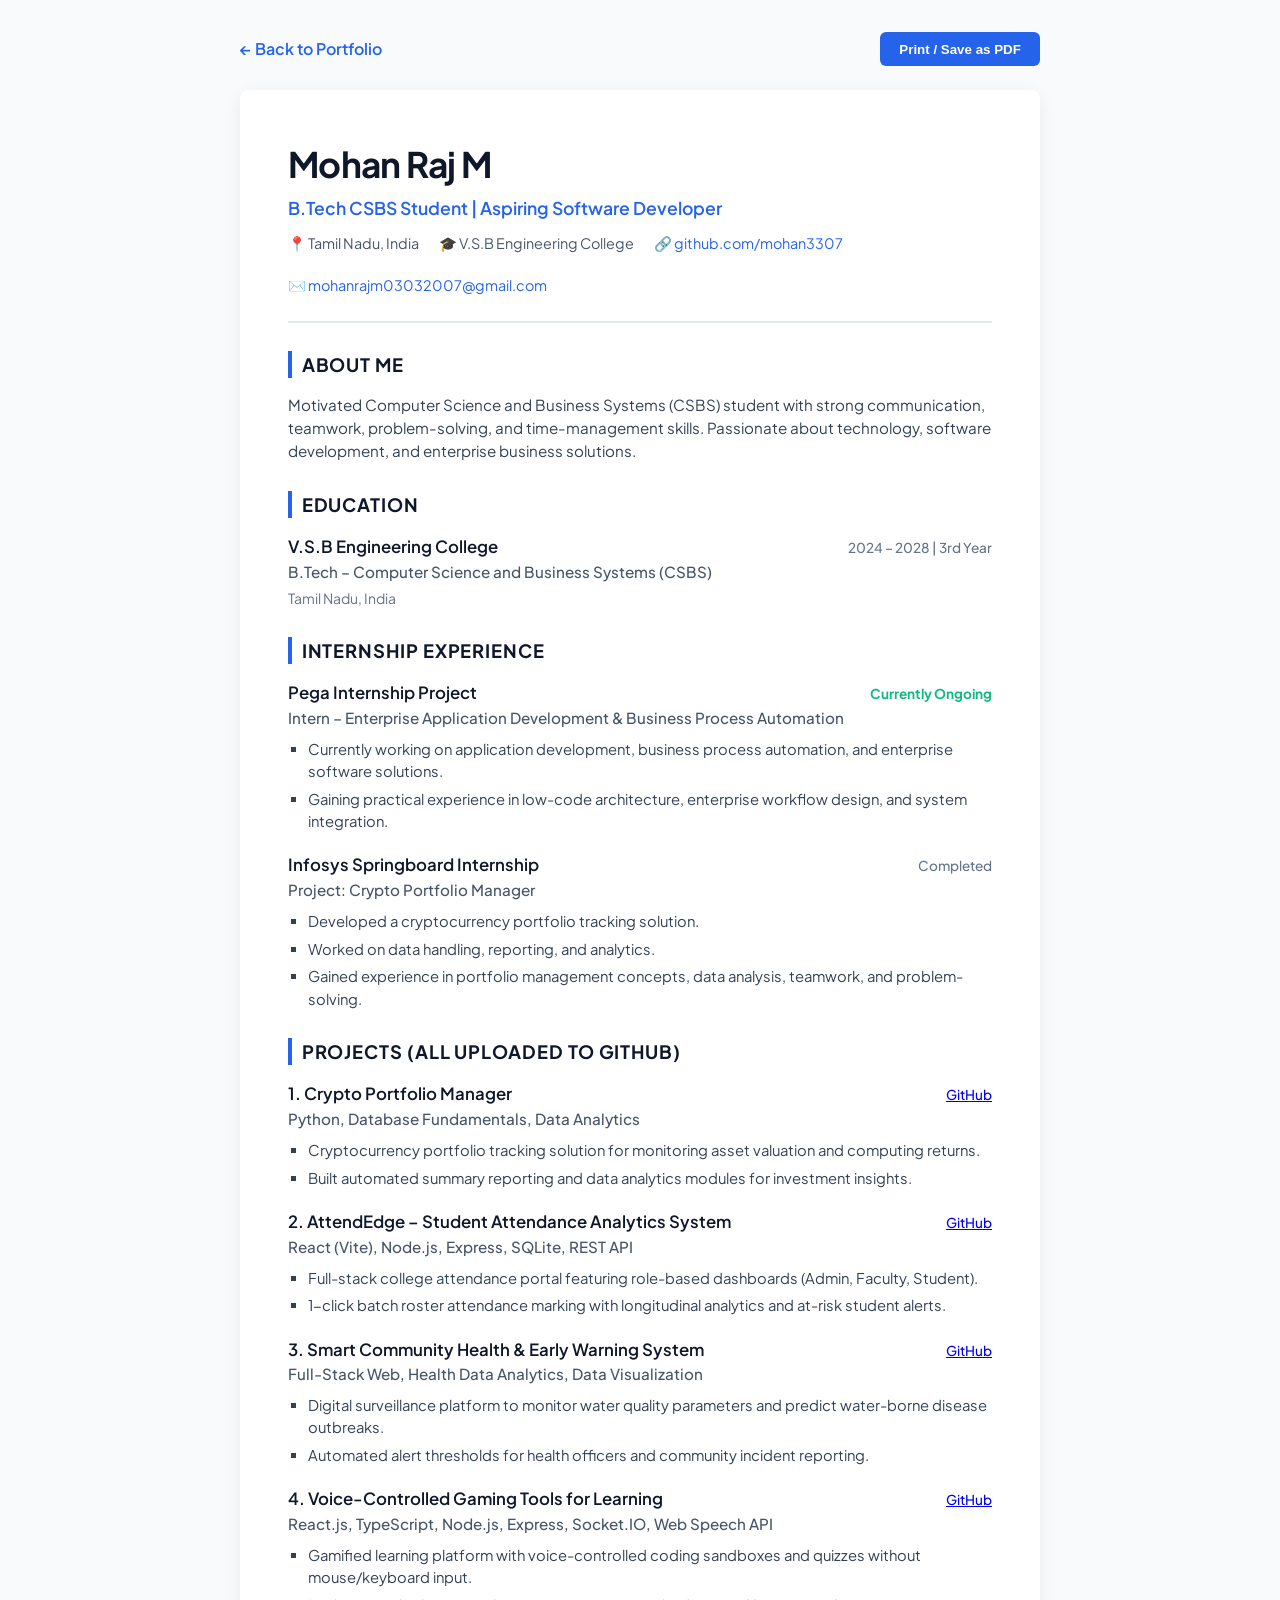
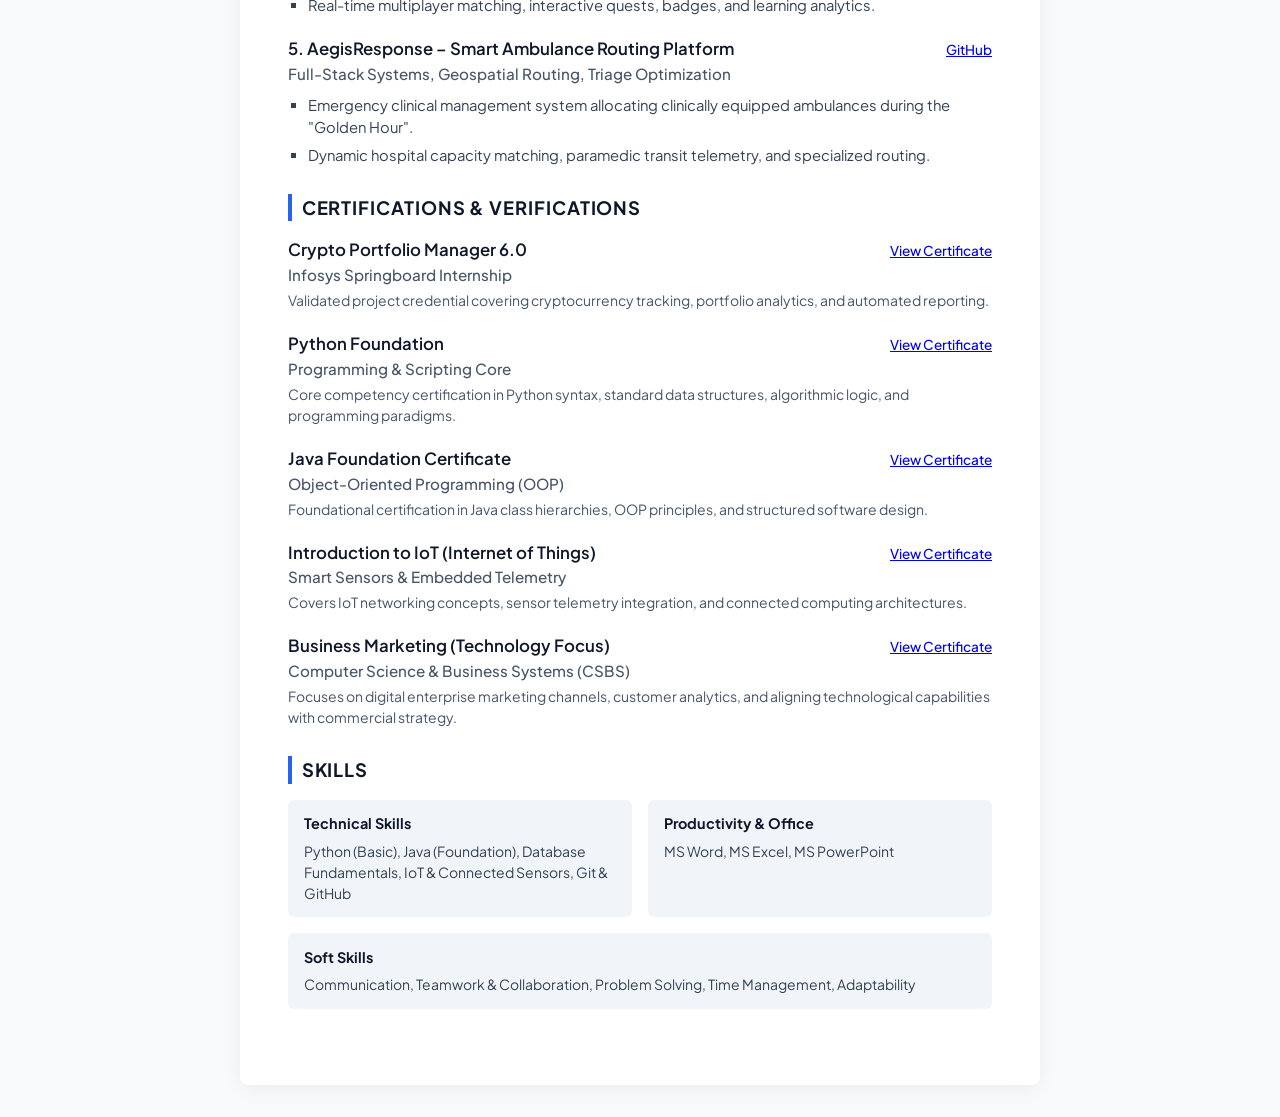
<file: assets/resume.html>
<!DOCTYPE html>
<html lang="en">
<head>
  <meta charset="UTF-8" />
  <meta name="viewport" content="width=device-width, initial-scale=1.0" />
  <title>Mohan Raj M - Resume</title>
  <style>
    @import url('https://fonts.googleapis.com/css2?family=Plus+Jakarta+Sans:wght@400;500;600;700;800&family=JetBrains+Mono:wght@400;500&display=swap');
    
    * {
      box-sizing: border-box;
      margin: 0;
      padding: 0;
    }
    body {
      font-family: 'Plus Jakarta Sans', sans-serif;
      background: #f8fafc;
      color: #1e293b;
      line-height: 1.5;
      padding: 2rem 1rem;
    }
    .resume-container {
      max-width: 800px;
      margin: 0 auto;
      background: #ffffff;
      padding: 3rem;
      border-radius: 8px;
      box-shadow: 0 4px 20px rgba(0,0,0,0.06);
    }
    header {
      border-bottom: 2px solid #e2e8f0;
      padding-bottom: 1.5rem;
      margin-bottom: 1.75rem;
    }
    h1 {
      font-size: 2.2rem;
      color: #0f172a;
      letter-spacing: -0.02em;
    }
    .title-sub {
      font-size: 1.1rem;
      color: #2563eb;
      font-weight: 600;
      margin-top: 0.25rem;
    }
    .contact-row {
      display: flex;
      flex-wrap: wrap;
      gap: 1.25rem;
      margin-top: 0.75rem;
      font-size: 0.9rem;
      color: #475569;
    }
    .contact-row a {
      color: #2563eb;
      text-decoration: none;
    }
    section {
      margin-bottom: 1.75rem;
    }
    h2 {
      font-size: 1.15rem;
      text-transform: uppercase;
      letter-spacing: 0.05em;
      color: #0f172a;
      border-left: 4px solid #2563eb;
      padding-left: 0.6rem;
      margin-bottom: 1rem;
    }
    .exp-item, .edu-item {
      margin-bottom: 1.25rem;
    }
    .exp-header, .edu-header {
      display: flex;
      justify-content: space-between;
      align-items: baseline;
      font-weight: 600;
      color: #0f172a;
      font-size: 1.05rem;
    }
    .role {
      color: #475569;
      font-size: 0.95rem;
      font-weight: 500;
      margin-top: 0.1rem;
    }
    .date-badge {
      font-size: 0.85rem;
      color: #64748b;
      font-weight: 500;
    }
    ul {
      list-style-type: square;
      padding-left: 1.25rem;
      margin-top: 0.5rem;
      color: #334155;
      font-size: 0.925rem;
    }
    li {
      margin-bottom: 0.35rem;
    }
    .skills-grid {
      display: grid;
      grid-template-columns: 1fr 1fr;
      gap: 1rem;
    }
    .skill-category {
      background: #f1f5f9;
      padding: 0.85rem 1rem;
      border-radius: 6px;
    }
    .skill-category strong {
      display: block;
      color: #0f172a;
      font-size: 0.9rem;
      margin-bottom: 0.35rem;
    }
    .skill-category p {
      font-size: 0.875rem;
      color: #334155;
    }
    .print-bar {
      max-width: 800px;
      margin: 0 auto 1.5rem;
      display: flex;
      justify-content: space-between;
      align-items: center;
    }
    .btn-print {
      background: #2563eb;
      color: #ffffff;
      border: none;
      padding: 0.6rem 1.2rem;
      border-radius: 6px;
      font-weight: 600;
      cursor: pointer;
    }
    @media print {
      body {
        background: #ffffff;
        padding: 0;
      }
      .resume-container {
        box-shadow: none;
        padding: 0;
        max-width: 100%;
      }
      .print-bar {
        display: none;
      }
    }
  </style>
</head>
<body>
  <div class="print-bar">
    <a href="../index.html" style="color: #2563eb; text-decoration: none; font-weight: 600;">&larr; Back to Portfolio</a>
    <button class="btn-print" onclick="window.print()">Print / Save as PDF</button>
  </div>

  <div class="resume-container">
    <header>
      <h1>Mohan Raj M</h1>
      <div class="title-sub">B.Tech CSBS Student | Aspiring Software Developer</div>
      <div class="contact-row">
        <span>📍 Tamil Nadu, India</span>
        <span>🎓 V.S.B Engineering College</span>
        <span>🔗 <a href="https://github.com/mohan3307" target="_blank">github.com/mohan3307</a></span>
        <span>✉️ <a href="mailto:mohanrajm03032007@gmail.com">mohanrajm03032007@gmail.com</a></span>
      </div>
    </header>

    <section>
      <h2>About Me</h2>
      <p style="font-size: 0.95rem; color: #334155;">
        Motivated Computer Science and Business Systems (CSBS) student with strong communication, teamwork, problem-solving, and time-management skills. Passionate about technology, software development, and enterprise business solutions.
      </p>
    </section>

    <section>
      <h2>Education</h2>
      <div class="edu-item">
        <div class="edu-header">
          <span>V.S.B Engineering College</span>
          <span class="date-badge">2024 – 2028 | 3rd Year</span>
        </div>
        <div class="role">B.Tech – Computer Science and Business Systems (CSBS)</div>
        <p style="font-size: 0.875rem; color: #64748b; margin-top: 0.25rem;">Tamil Nadu, India</p>
      </div>
    </section>

    <section>
      <h2>Internship Experience</h2>
      <div class="exp-item">
        <div class="exp-header">
          <span>Pega Internship Project</span>
          <span class="date-badge" style="color: #10b981; font-weight: 700;">Currently Ongoing</span>
        </div>
        <div class="role">Intern – Enterprise Application Development & Business Process Automation</div>
        <ul>
          <li>Currently working on application development, business process automation, and enterprise software solutions.</li>
          <li>Gaining practical experience in low-code architecture, enterprise workflow design, and system integration.</li>
        </ul>
      </div>

      <div class="exp-item">
        <div class="exp-header">
          <span>Infosys Springboard Internship</span>
          <span class="date-badge">Completed</span>
        </div>
        <div class="role">Project: Crypto Portfolio Manager</div>
        <ul>
          <li>Developed a cryptocurrency portfolio tracking solution.</li>
          <li>Worked on data handling, reporting, and analytics.</li>
          <li>Gained experience in portfolio management concepts, data analysis, teamwork, and problem-solving.</li>
        </ul>
      </div>
    </section>

    <section>
      <h2>Projects (All Uploaded to GitHub)</h2>
      <div class="exp-item">
        <div class="exp-header">
          <span>1. Crypto Portfolio Manager</span>
          <span class="date-badge"><a href="https://github.com/mohan3307/Crypto-Portfolio-Manager" target="_blank">GitHub</a></span>
        </div>
        <div class="role">Python, Database Fundamentals, Data Analytics</div>
        <ul>
          <li>Cryptocurrency portfolio tracking solution for monitoring asset valuation and computing returns.</li>
          <li>Built automated summary reporting and data analytics modules for investment insights.</li>
        </ul>
      </div>

      <div class="exp-item">
        <div class="exp-header">
          <span>2. AttendEdge – Student Attendance Analytics System</span>
          <span class="date-badge"><a href="https://github.com/mohan3307/Automated-student-attendance-monitoring-and-analytics-system-for-colleges" target="_blank">GitHub</a></span>
        </div>
        <div class="role">React (Vite), Node.js, Express, SQLite, REST API</div>
        <ul>
          <li>Full-stack college attendance portal featuring role-based dashboards (Admin, Faculty, Student).</li>
          <li>1-click batch roster attendance marking with longitudinal analytics and at-risk student alerts.</li>
        </ul>
      </div>

      <div class="exp-item">
        <div class="exp-header">
          <span>3. Smart Community Health & Early Warning System</span>
          <span class="date-badge"><a href="https://github.com/mohan3307/Smart-Community-Health-Monitoring-and-Early-Warning-System-for-Water-Borne-Diseases" target="_blank">GitHub</a></span>
        </div>
        <div class="role">Full-Stack Web, Health Data Analytics, Data Visualization</div>
        <ul>
          <li>Digital surveillance platform to monitor water quality parameters and predict water-borne disease outbreaks.</li>
          <li>Automated alert thresholds for health officers and community incident reporting.</li>
        </ul>
      </div>

      <div class="exp-item">
        <div class="exp-header">
          <span>4. Voice-Controlled Gaming Tools for Learning</span>
          <span class="date-badge"><a href="https://github.com/mohan3307/Voice-Controlled-Gaming-Tools-for-Enhanced-Learning-in-the-Skill-Ecosystem" target="_blank">GitHub</a></span>
        </div>
        <div class="role">React.js, TypeScript, Node.js, Express, Socket.IO, Web Speech API</div>
        <ul>
          <li>Gamified learning platform with voice-controlled coding sandboxes and quizzes without mouse/keyboard input.</li>
          <li>Real-time multiplayer matching, interactive quests, badges, and learning analytics.</li>
        </ul>
      </div>

      <div class="exp-item">
        <div class="exp-header">
          <span>5. AegisResponse – Smart Ambulance Routing Platform</span>
          <span class="date-badge"><a href="https://github.com/mohan3307/Smart-Ambulance-Allocation-Hospital-Routing" target="_blank">GitHub</a></span>
        </div>
        <div class="role">Full-Stack Systems, Geospatial Routing, Triage Optimization</div>
        <ul>
          <li>Emergency clinical management system allocating clinically equipped ambulances during the "Golden Hour".</li>
          <li>Dynamic hospital capacity matching, paramedic transit telemetry, and specialized routing.</li>
        </ul>
      </div>
    </section>

    <section>
      <h2>Certifications & Verifications</h2>
      <div class="exp-item">
        <div class="exp-header">
          <span>Crypto Portfolio Manager 6.0</span>
          <span class="date-badge"><a href="https://drive.google.com/file/d/1mbTqsOaohlPDAHmf7799F5nx_HiTpsow/view?usp=sharing" target="_blank">View Certificate</a></span>
        </div>
        <div class="role">Infosys Springboard Internship</div>
        <p style="font-size: 0.875rem; color: #475569; margin-top: 0.2rem;">Validated project credential covering cryptocurrency tracking, portfolio analytics, and automated reporting.</p>
      </div>

      <div class="exp-item">
        <div class="exp-header">
          <span>Python Foundation</span>
          <span class="date-badge"><a href="https://drive.google.com/file/d/14-gyQyoxGuEcVp-OJ0Ofa-xTWuLWTqNa/view?usp=sharing" target="_blank">View Certificate</a></span>
        </div>
        <div class="role">Programming & Scripting Core</div>
        <p style="font-size: 0.875rem; color: #475569; margin-top: 0.2rem;">Core competency certification in Python syntax, standard data structures, algorithmic logic, and programming paradigms.</p>
      </div>

      <div class="exp-item">
        <div class="exp-header">
          <span>Java Foundation Certificate</span>
          <span class="date-badge"><a href="https://drive.google.com/file/d/1uRQedH5jAiWvIgB-_e17cIquVSX8bsIM/view?usp=sharing" target="_blank">View Certificate</a></span>
        </div>
        <div class="role">Object-Oriented Programming (OOP)</div>
        <p style="font-size: 0.875rem; color: #475569; margin-top: 0.2rem;">Foundational certification in Java class hierarchies, OOP principles, and structured software design.</p>
      </div>

      <div class="exp-item">
        <div class="exp-header">
          <span>Introduction to IoT (Internet of Things)</span>
          <span class="date-badge"><a href="https://drive.google.com/file/d/1oMsGdQzun1NAuBCRxzlFfXgCDNu-CXlD/view?usp=sharing" target="_blank">View Certificate</a></span>
        </div>
        <div class="role">Smart Sensors & Embedded Telemetry</div>
        <p style="font-size: 0.875rem; color: #475569; margin-top: 0.2rem;">Covers IoT networking concepts, sensor telemetry integration, and connected computing architectures.</p>
      </div>

      <div class="exp-item">
        <div class="exp-header">
          <span>Business Marketing (Technology Focus)</span>
          <span class="date-badge"><a href="https://drive.google.com/file/d/1NVY1dHYs9d-bNRPw_4jtpLJaUehzNgG2/view?usp=sharing" target="_blank">View Certificate</a></span>
        </div>
        <div class="role">Computer Science & Business Systems (CSBS)</div>
        <p style="font-size: 0.875rem; color: #475569; margin-top: 0.2rem;">Focuses on digital enterprise marketing channels, customer analytics, and aligning technological capabilities with commercial strategy.</p>
      </div>
    </section>

    <section>
      <h2>Skills</h2>
      <div class="skills-grid">
        <div class="skill-category">
          <strong>Technical Skills</strong>
          <p>Python (Basic), Java (Foundation), Database Fundamentals, IoT & Connected Sensors, Git & GitHub</p>
        </div>
        <div class="skill-category">
          <strong>Productivity & Office</strong>
          <p>MS Word, MS Excel, MS PowerPoint</p>
        </div>
        <div class="skill-category" style="grid-column: span 2;">
          <strong>Soft Skills</strong>
          <p>Communication, Teamwork & Collaboration, Problem Solving, Time Management, Adaptability</p>
        </div>
      </div>
    </section>
  </div>
</body>
</html>
</file>
